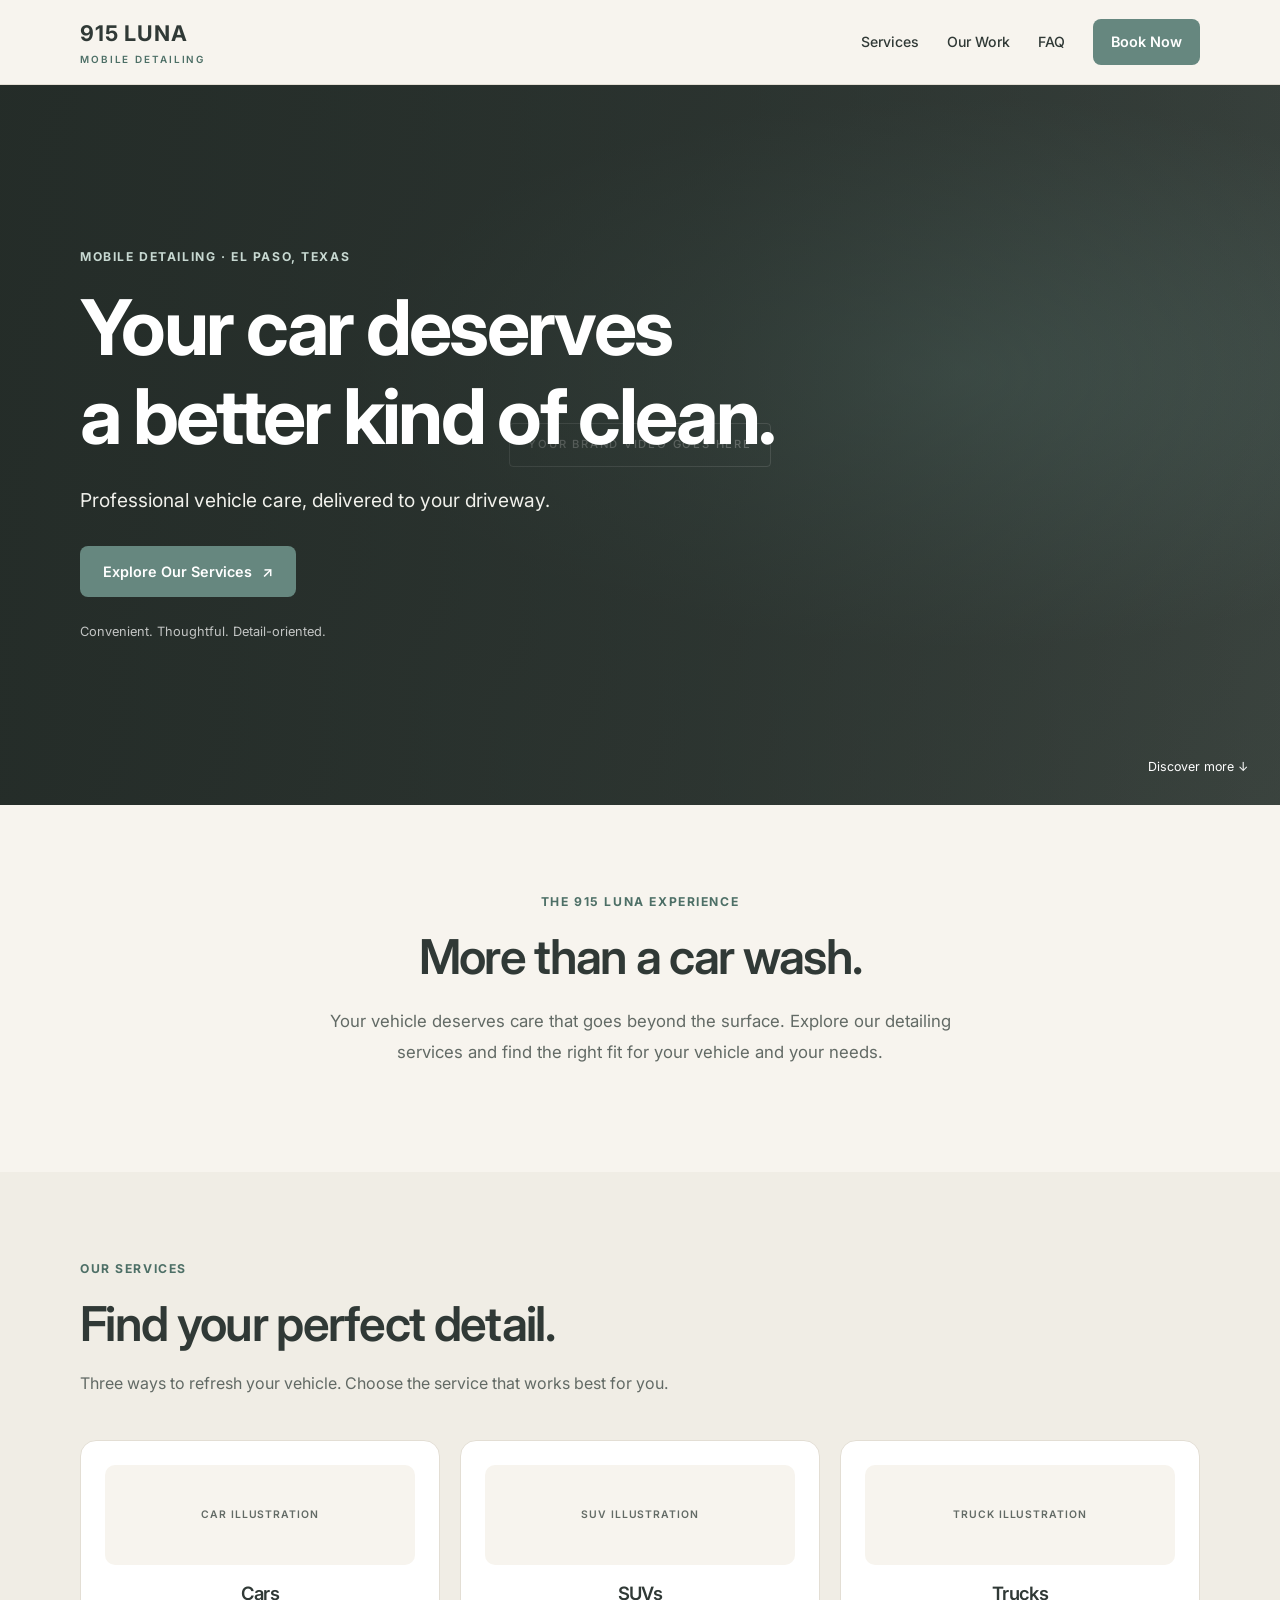
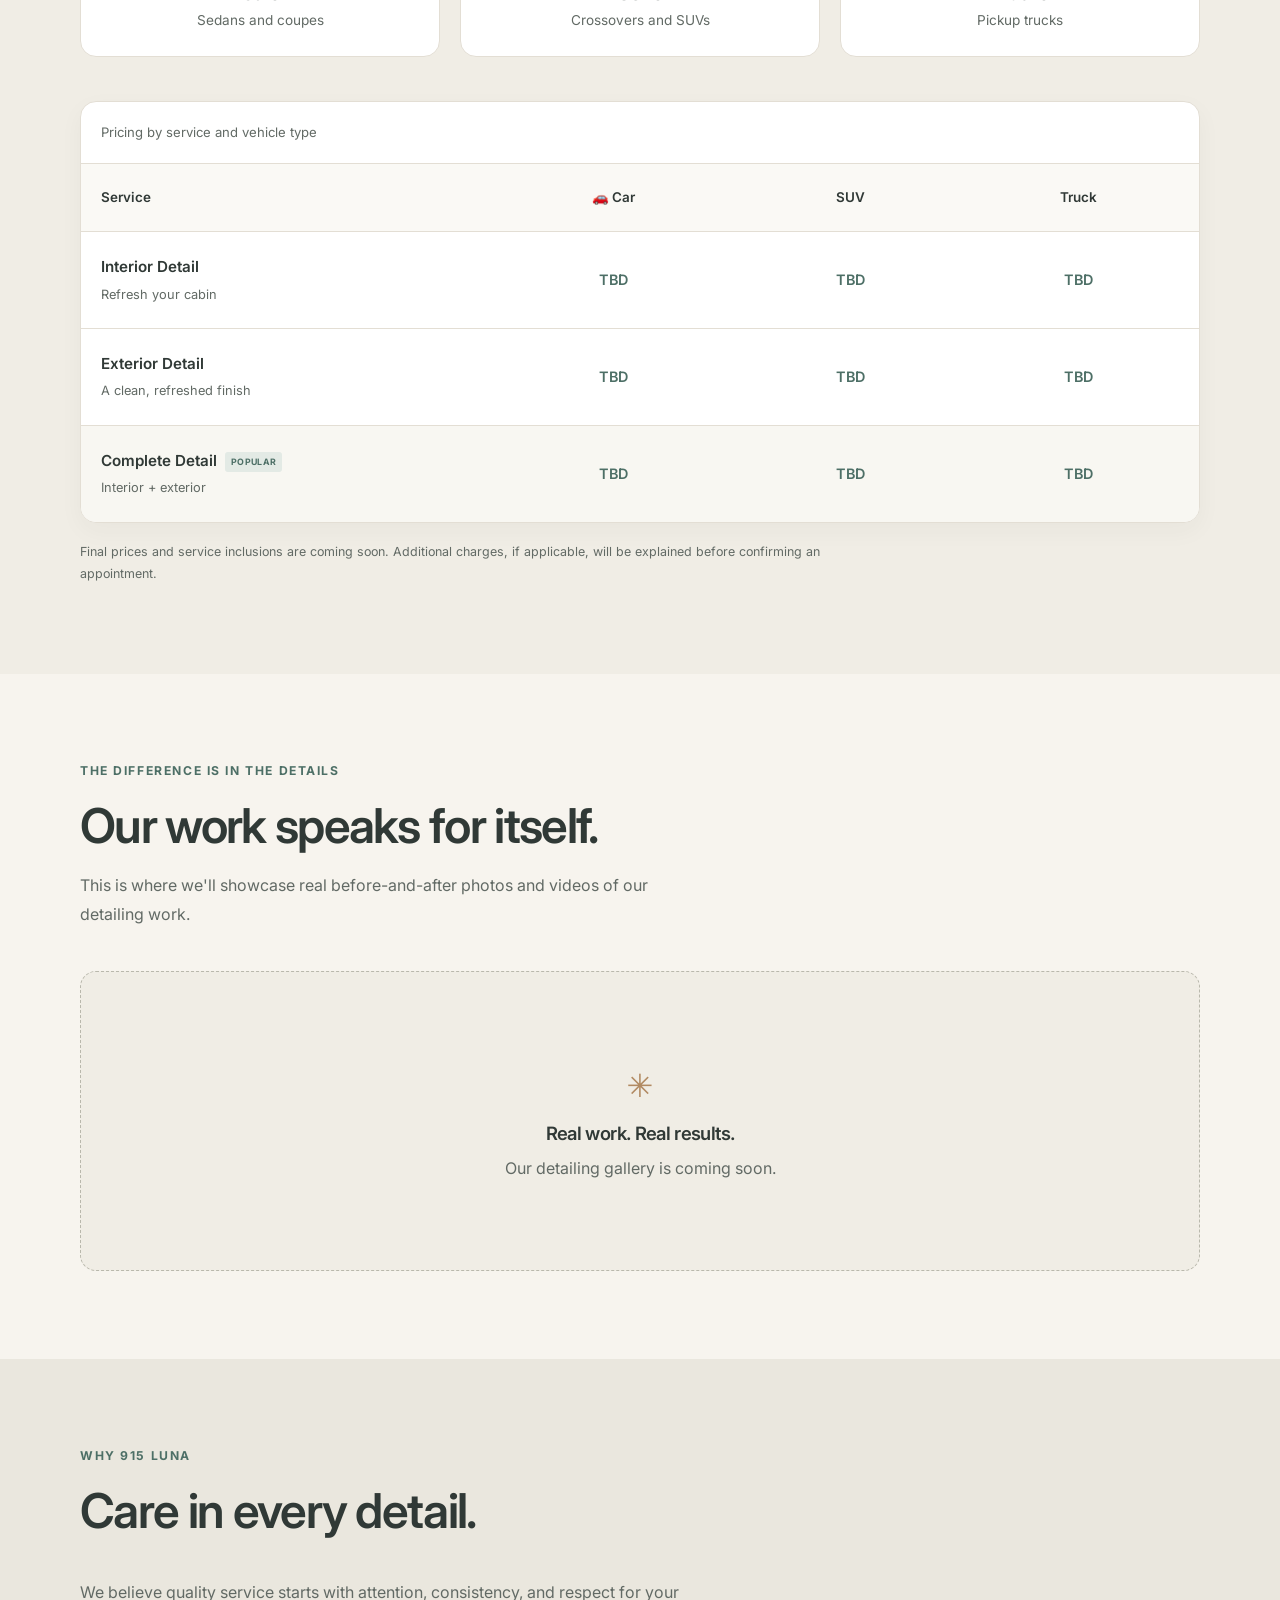
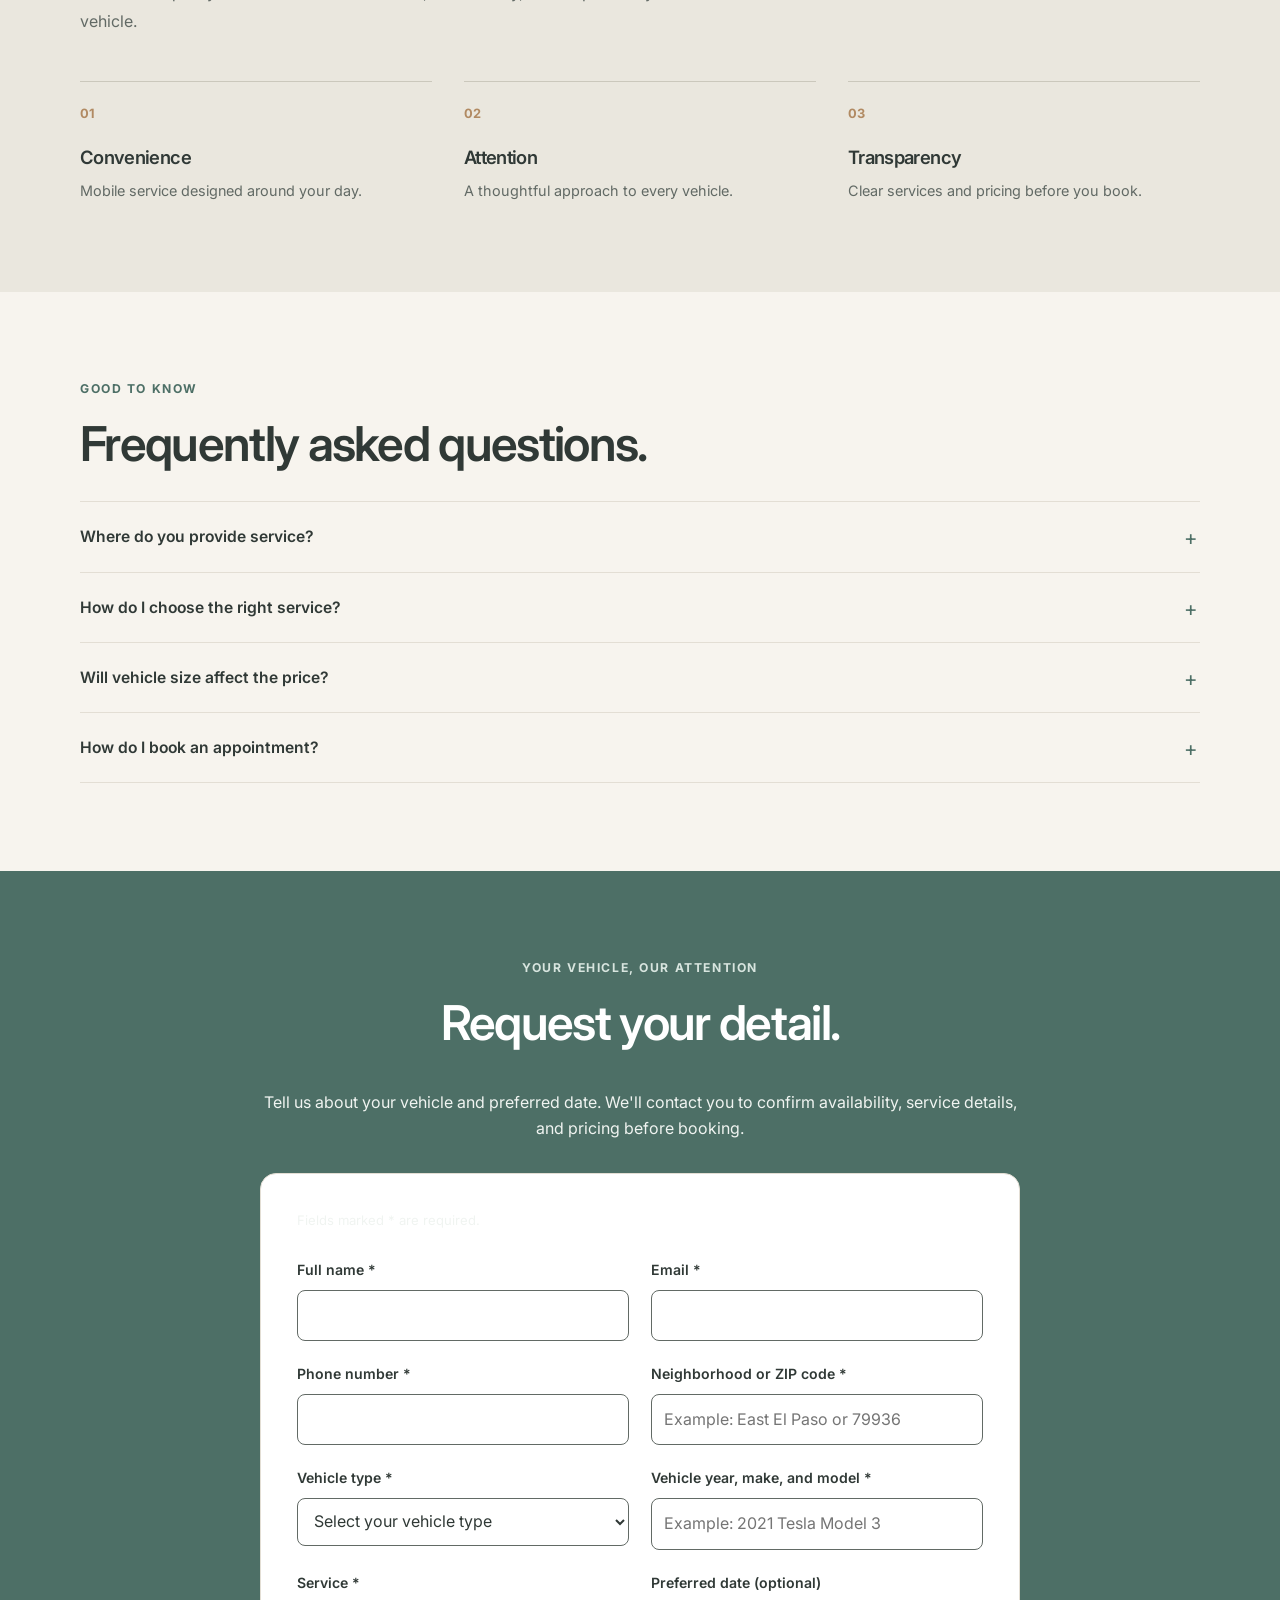
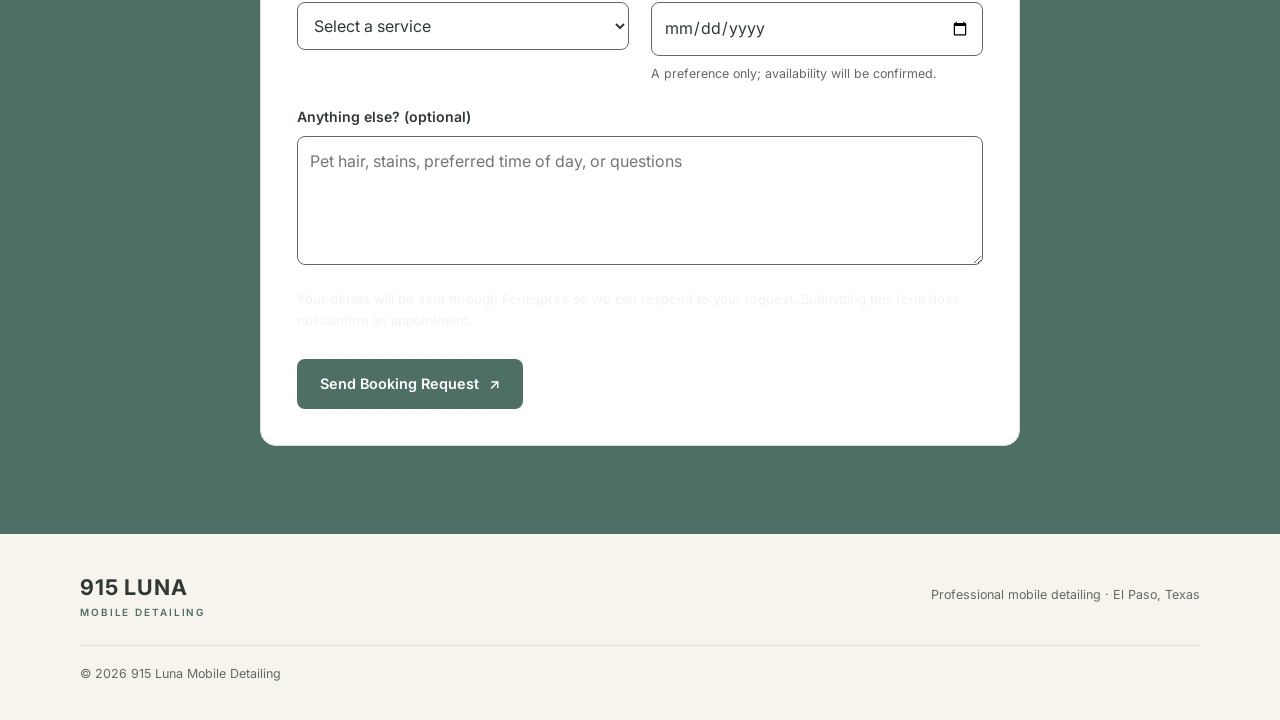
<file: index.html>
<!DOCTYPE html>
<html lang="en">
<head>
  <meta charset="UTF-8">
  <meta name="viewport" content="width=device-width, initial-scale=1.0">

  <meta
    name="description"
    content="Professional mobile car detailing in El Paso, Texas. Quality vehicle care brought to you."
  >

  <meta name="theme-color" content="#F7F4EE">
  <title>915 Luna Mobile Detailing | El Paso, TX</title>

  <!-- Inter font -->
  <link rel="preconnect" href="https://fonts.googleapis.com">
  <link rel="preconnect" href="https://fonts.gstatic.com" crossorigin>
  <link
    href="https://fonts.googleapis.com/css2?family=Inter:wght@400;500;600;700&display=swap"
    rel="stylesheet"
  >

  <!-- Our stylesheet -->
  <link rel="stylesheet" href="styles.css">

</head>

<body>

  <!-- NAVIGATION -->
  <header class="site-header">
    <nav class="container nav" aria-label="Main navigation">

      <a class="brand" href="#home" aria-label="915 Luna home">
        <span class="brand-name">915 LUNA</span>
        <span class="brand-subtitle">MOBILE DETAILING</span>
      </a>

      <div class="nav-links">
        <a href="#services">Services</a>
        <a href="#our-work">Our Work</a>
        <a href="#faq">FAQ</a>
        <a class="button button-small" href="#booking">Book Now</a>
      </div>

    </nav>
  </header>


  <main>

    <!-- HERO: VIDEO BACKGROUND -->
    <section class="hero" id="home">

      <!--
        Later, place your video in an images folder.
        Replace the placeholder below with a video element.
      -->

      <div class="hero-placeholder" aria-hidden="true">
        <span class="video-label">YOUR BRAND VIDEO GOES HERE</span>
      </div>

      <div class="hero-overlay"></div>

      <div class="hero-content container">

        <p class="eyebrow hero-eyebrow">
          MOBILE DETAILING · EL PASO, TEXAS
        </p>

        <h1>
          Your car deserves<br>
          a better kind of clean.
        </h1>

        <p class="hero-description">
          Professional vehicle care, delivered to your driveway.
        </p>

        <a class="button" href="#services">
          Explore Our Services
          <span aria-hidden="true">↗</span>
        </a>

        <p class="hero-note">
          Convenient. Thoughtful. Detail-oriented.
        </p>

      </div>

      <a class="scroll-cue" href="#services">
        Discover more <span aria-hidden="true">↓</span>
      </a>

    </section>


    <!-- INTRODUCTION -->
    <section class="intro section container">

      <p class="eyebrow">THE 915 LUNA EXPERIENCE</p>

      <h2>More than a car wash.</h2>

      <p class="intro-copy">
        Your vehicle deserves care that goes beyond the surface.
        Explore our detailing services and find the right fit for
        your vehicle and your needs.
      </p>

    </section>


    <!-- SERVICES AND PRICING -->
    <section class="services section" id="services">

      <div class="container">

        <div class="section-heading">
          <p class="eyebrow">OUR SERVICES</p>
          <h2>Find your perfect detail.</h2>
          <p>
            Three ways to refresh your vehicle. Choose the service
            that works best for you.
          </p>
        </div>


        <!-- VEHICLE CATEGORIES -->
        <div class="vehicle-grid">

          <article class="vehicle-card">
            <div class="vehicle-art">
              <span>CAR ILLUSTRATION</span>
            </div>
            <h3>Cars</h3>
            <p>Sedans and coupes</p>
          </article>

          <article class="vehicle-card">
            <div class="vehicle-art">
              <span>SUV ILLUSTRATION</span>
            </div>
            <h3>SUVs</h3>
            <p>Crossovers and SUVs</p>
          </article>

          <article class="vehicle-card">
            <div class="vehicle-art">
              <span>TRUCK ILLUSTRATION</span>
            </div>
            <h3>Trucks</h3>
            <p>Pickup trucks</p>
          </article>

        </div>


        <!-- PRICING MATRIX -->
        <div class="pricing-wrapper">

          <table class="pricing-table">

            <caption>
              Pricing by service and vehicle type
            </caption>

            <thead>
              <tr>
                <th scope="col">Service</th>
                <th scope="col">🚗 Car</th>
                <th scope="col">SUV</th>
                <th scope="col">Truck</th>
              </tr>
            </thead>

            <tbody>

              <tr>
                <th scope="row">
                  <span class="service-name">Interior Detail</span>
                  <span class="service-description">
                    Refresh your cabin
                  </span>
                </th>
                <td><span class="price-placeholder">TBD</span></td>
                <td><span class="price-placeholder">TBD</span></td>
                <td><span class="price-placeholder">TBD</span></td>
              </tr>

              <tr>
                <th scope="row">
                  <span class="service-name">Exterior Detail</span>
                  <span class="service-description">
                    A clean, refreshed finish
                  </span>
                </th>
                <td><span class="price-placeholder">TBD</span></td>
                <td><span class="price-placeholder">TBD</span></td>
                <td><span class="price-placeholder">TBD</span></td>
              </tr>

              <tr class="complete-row">
                <th scope="row">
                  <span class="service-name">Complete Detail</span>
                  <span class="service-description">
                    Interior + exterior
                  </span>
                </th>
                <td><span class="price-placeholder">TBD</span></td>
                <td><span class="price-placeholder">TBD</span></td>
                <td><span class="price-placeholder">TBD</span></td>
              </tr>

            </tbody>

          </table>

        </div>

        <p class="pricing-note">
          Final prices and service inclusions are coming soon.
          Additional charges, if applicable, will be explained
          before confirming an appointment.
        </p>

      </div>

    </section>


    <!-- OUR WORK -->
    <section class="work section container" id="our-work">

      <div class="section-heading">
        <p class="eyebrow">THE DIFFERENCE IS IN THE DETAILS</p>
        <h2>Our work speaks for itself.</h2>
        <p>
          This is where we'll showcase real before-and-after
          photos and videos of our detailing work.
        </p>
      </div>

      <div class="work-placeholder">
        <div>
          <span class="work-icon" aria-hidden="true">✳</span>
          <h3>Real work. Real results.</h3>
          <p>Our detailing gallery is coming soon.</p>
        </div>
      </div>

    </section>


    <!-- WHY US -->
    <section class="why-us section">

      <div class="container why-us-content">

        <p class="eyebrow">WHY 915 LUNA</p>

        <h2>Care in every detail.</h2>

        <p>
          We believe quality service starts with attention,
          consistency, and respect for your vehicle.
        </p>

        <div class="values-grid">

          <div class="value-item">
            <span class="value-number">01</span>
            <h3>Convenience</h3>
            <p>Mobile service designed around your day.</p>
          </div>

          <div class="value-item">
            <span class="value-number">02</span>
            <h3>Attention</h3>
            <p>A thoughtful approach to every vehicle.</p>
          </div>

          <div class="value-item">
            <span class="value-number">03</span>
            <h3>Transparency</h3>
            <p>Clear services and pricing before you book.</p>
          </div>

        </div>

      </div>

    </section>


    <!-- FAQ -->
    <section class="faq section container" id="faq">

      <div class="section-heading">
        <p class="eyebrow">GOOD TO KNOW</p>
        <h2>Frequently asked questions.</h2>
      </div>

      <details>
        <summary>Where do you provide service?</summary>
        <p>
          We plan to offer mobile detailing in El Paso, Texas.
          Exact service-area availability will be confirmed when booking.
        </p>
      </details>

      <details>
        <summary>How do I choose the right service?</summary>
        <p>
          Interior Detail focuses on the cabin, Exterior Detail
          focuses on the outside, and Complete Detail combines both.
          Final inclusions will be listed with each service.
        </p>
      </details>

      <details>
        <summary>Will vehicle size affect the price?</summary>
        <p>
          Yes. Pricing will vary by vehicle category. Any additional
          charges for unusually heavy soil, stains, or pet hair will
          be explained before the appointment is confirmed.
        </p>
      </details>

      <details>
        <summary>How do I book an appointment?</summary>
        <p>
          Use our <a href="#booking">booking request form</a> to share your vehicle,
          service, and preferred date. We will contact you to confirm availability
          and pricing. Your appointment is confirmed only after we agree on the details.
        </p>
      </details>

    </section>


    <!-- BOOKING REQUEST: the browser sends named fields directly to Formspree. -->
    <section class="booking section" id="booking" aria-labelledby="booking-title">
      <div class="container booking-content">
        <p class="eyebrow">YOUR VEHICLE, OUR ATTENTION</p>
        <h2 id="booking-title">Request your detail.</h2>
        <p id="booking-help">
          Tell us about your vehicle and preferred date. We'll contact you to
          confirm availability, service details, and pricing before booking.
        </p>

        <form class="booking-form" action="https://formspree.io/f/mnpjlzwl"
              method="POST" aria-describedby="booking-help booking-privacy">
          <p class="booking-form-note">Fields marked * are required.</p>
          <div class="booking-fields">
            <div class="booking-field">
              <label for="booking-name">Full name *</label>
              <input id="booking-name" name="name" type="text"
                     autocomplete="name" maxlength="100" required>
            </div>
            <div class="booking-field">
              <label for="booking-email">Email *</label>
              <input id="booking-email" name="email" type="email"
                     autocomplete="email" maxlength="254" required>
            </div>
            <div class="booking-field">
              <label for="booking-phone">Phone number *</label>
              <input id="booking-phone" name="phone" type="tel"
                     autocomplete="tel" maxlength="30" required>
            </div>
            <div class="booking-field">
              <label for="booking-area">Neighborhood or ZIP code *</label>
              <input id="booking-area" name="service_area" type="text"
                     placeholder="Example: East El Paso or 79936" maxlength="100" required>
            </div>
            <div class="booking-field">
              <label for="booking-vehicle-type">Vehicle type *</label>
              <select id="booking-vehicle-type" name="vehicle_type" required>
                <option value="" disabled selected>Select your vehicle type</option>
                <option value="Car">Car</option>
                <option value="SUV">SUV</option>
                <option value="Truck">Truck</option>
              </select>
            </div>
            <div class="booking-field">
              <label for="booking-vehicle">Vehicle year, make, and model *</label>
              <input id="booking-vehicle" name="vehicle" type="text"
                     placeholder="Example: 2021 Tesla Model 3" maxlength="150" required>
            </div>
            <div class="booking-field">
              <label for="booking-service">Service *</label>
              <select id="booking-service" name="service" required>
                <option value="" disabled selected>Select a service</option>
                <option value="Interior Detail">Interior Detail</option>
                <option value="Exterior Detail">Exterior Detail</option>
                <option value="Complete Detail">Complete Detail</option>
                <option value="Help me choose">Help me choose</option>
              </select>
            </div>
            <div class="booking-field">
              <label for="booking-date">Preferred date (optional)</label>
              <input id="booking-date" name="preferred_date" type="date"
                     aria-describedby="booking-date-help">
              <small id="booking-date-help">A preference only; availability will be confirmed.</small>
            </div>
            <div class="booking-field booking-field-wide">
              <label for="booking-message">Anything else? (optional)</label>
              <textarea id="booking-message" name="message" rows="4" maxlength="2000"
                        placeholder="Pet hair, stains, preferred time of day, or questions"></textarea>
            </div>
          </div>
          <p id="booking-privacy" class="booking-form-note">
            Your details will be sent through Formspree so we can respond to your
            request. Submitting this form does not confirm an appointment.
          </p>
          <button class="button" type="submit">Send Booking Request <span aria-hidden="true">↗</span></button>
        </form>
      </div>
    </section>

  </main>


  <!-- FOOTER -->
  <footer class="site-footer">

    <div class="container footer-content">

      <a class="brand footer-brand" href="#home">
        <span class="brand-name">915 LUNA</span>
        <span class="brand-subtitle">MOBILE DETAILING</span>
      </a>

      <p>Professional mobile detailing · El Paso, Texas</p>

      <p class="copyright">
        © <span id="current-year">2026</span> 915 Luna Mobile Detailing
      </p>

    </div>

  </footer>

</body>
</html>
</file>
<file: styles.css>
/* ========================================
   915 LUNA MOBILE DETAILING
   Brand design system
======================================== */

:root {
  --color-background: #F7F4EE;
  --color-surface: #FFFFFF;
  --color-text: #303936;
  --color-muted: #626A65;
  --color-teal: #66877F;
  --color-teal-dark: #4D6F66;
  --color-bronze: #B18A62;
  --color-border: #E3DED4;

  --font-main: "Inter", "Segoe UI", system-ui, sans-serif;

  --radius-card: 16px;
  --radius-button: 8px;
  --content-width: 1120px;
}


/* RESET AND GLOBAL STYLES */

* {
  box-sizing: border-box;
}

html {
  scroll-behavior: smooth;
  scroll-padding-top: 90px;
}

body {
  margin: 0;
  background: var(--color-background);
  color: var(--color-text);
  font-family: var(--font-main);
  line-height: 1.6;
  -webkit-font-smoothing: antialiased;
}

img,
video {
  display: block;
  max-width: 100%;
}

a {
  color: inherit;
  text-decoration: none;
}

button,
a {
  -webkit-tap-highlight-color: transparent;
}

.container {
  width: min(100% - 40px, var(--content-width));
  margin-inline: auto;
}

.section {
  padding-block: 88px;
}

h1,
h2,
h3,
p {
  margin-top: 0;
}

h1,
h2,
h3 {
  line-height: 1.15;
  letter-spacing: -0.035em;
}

h1 {
  font-size: clamp(2.5rem, 6vw, 5rem);
  font-weight: 700;
}

h2 {
  font-size: clamp(2rem, 4vw, 3rem);
  font-weight: 600;
}

h3 {
  font-size: 1.15rem;
  font-weight: 600;
}

p {
  color: var(--color-muted);
}


/* BUTTONS */

.button {
  display: inline-flex;
  align-items: center;
  justify-content: center;
  gap: 10px;
  min-height: 50px;
  padding: 13px 22px;
  border: 1px solid transparent;
  border-radius: var(--radius-button);
  background: var(--color-teal);
  color: #FFFFFF;
  font-size: 0.9rem;
  font-weight: 600;
  transition: background 180ms ease, transform 180ms ease;
}

.button:hover {
  background: var(--color-teal-dark);
  transform: translateY(-1px);
}

.button:focus-visible,
a:focus-visible,
summary:focus-visible {
  outline: 3px solid var(--color-bronze);
  outline-offset: 4px;
}

.button-small {
  min-height: 42px;
  padding: 10px 17px;
}


/* EYEBROWS */

.eyebrow {
  margin-bottom: 18px;
  color: var(--color-teal-dark);
  font-size: 0.76rem;
  font-weight: 700;
  letter-spacing: 0.13em;
  line-height: 1.5;
}


/* NAVIGATION */

.site-header {
  position: relative;
  z-index: 10;
  background: var(--color-background);
  border-bottom: 1px solid var(--color-border);
}

.nav {
  display: flex;
  min-height: 84px;
  align-items: center;
  justify-content: space-between;
  gap: 24px;
}

.brand {
  display: inline-flex;
  flex-direction: column;
  gap: 1px;
  flex-shrink: 0;
}

.brand-name {
  color: var(--color-text);
  font-size: 1.35rem;
  font-weight: 700;
  letter-spacing: 0.04em;
}

.brand-subtitle {
  color: var(--color-teal-dark);
  font-size: 0.62rem;
  font-weight: 600;
  letter-spacing: 0.19em;
}

.nav-links {
  display: flex;
  align-items: center;
  gap: 28px;
}

.nav-links > a:not(.button) {
  color: var(--color-text);
  font-size: 0.88rem;
  font-weight: 500;
  transition: color 180ms ease;
}

.nav-links > a:not(.button):hover {
  color: var(--color-teal-dark);
}


/* HERO */

.hero {
  position: relative;
  display: flex;
  min-height: min(720px, 82vh);
  align-items: center;
  overflow: hidden;
  background: #303936;
  color: #FFFFFF;
}

.hero-placeholder {
  position: absolute;
  inset: 0;
  display: grid;
  place-items: center;
  background:
    radial-gradient(
      ellipse at 75% 40%,
      rgba(102, 135, 127, 0.42),
      transparent 45%
    ),
    linear-gradient(125deg, #303936, #414A45);
}

.video-label {
  padding: 12px 18px;
  border: 1px solid rgba(255, 255, 255, 0.3);
  border-radius: 4px;
  color: rgba(255, 255, 255, 0.65);
  font-size: 0.7rem;
  font-weight: 500;
  letter-spacing: 0.16em;
}

.hero-overlay {
  position: absolute;
  inset: 0;
  background: linear-gradient(
    90deg,
    rgba(35, 43, 39, 0.9) 0%,
    rgba(35, 43, 39, 0.62) 55%,
    rgba(35, 43, 39, 0.22) 100%
  );
}

.hero-content {
  position: relative;
  z-index: 1;
  padding-block: 100px;
}

.hero-eyebrow {
  color: #C7D8D1;
}

.hero h1 {
  max-width: 800px;
  margin-bottom: 24px;
  color: #FFFFFF;
}

.hero-description {
  max-width: 520px;
  margin-bottom: 30px;
  color: #F0F0EB;
  font-size: clamp(1rem, 2vw, 1.2rem);
}

.hero-note {
  margin-top: 25px;
  margin-bottom: 0;
  color: rgba(255, 255, 255, 0.72);
  font-size: 0.8rem;
}

.scroll-cue {
  position: absolute;
  right: 32px;
  bottom: 28px;
  z-index: 1;
  color: #FFFFFF;
  font-size: 0.78rem;
}


/* INTRODUCTION */

.intro {
  max-width: 850px;
  text-align: center;
}

.intro h2 {
  margin-bottom: 22px;
}

.intro-copy {
  max-width: 650px;
  margin-inline: auto;
  font-size: 1.05rem;
  line-height: 1.8;
}


/* SECTION HEADINGS */

.section-heading {
  max-width: 720px;
  margin-bottom: 42px;
}

.section-heading h2 {
  margin-bottom: 18px;
}

.section-heading > p:last-child {
  max-width: 600px;
  line-height: 1.8;
}


/* SERVICES */

.services {
  background: #F0EDE5;
}

.vehicle-grid {
  display: grid;
  grid-template-columns: repeat(3, minmax(0, 1fr));
  gap: 20px;
  margin-bottom: 44px;
}

.vehicle-card {
  padding: 24px;
  border: 1px solid var(--color-border);
  border-radius: var(--radius-card);
  background: var(--color-surface);
  text-align: center;
}

.vehicle-art {
  display: grid;
  min-height: 100px;
  place-items: center;
  margin-bottom: 18px;
  border-radius: 10px;
  background: #F7F4EE;
}

.vehicle-art span {
  color: var(--color-muted);
  font-size: 0.65rem;
  font-weight: 600;
  letter-spacing: 0.09em;
}

.vehicle-card h3 {
  margin-bottom: 6px;
}

.vehicle-card p {
  margin-bottom: 0;
  font-size: 0.85rem;
}


/* PRICING TABLE */

.pricing-wrapper {
  overflow-x: auto;
  border: 1px solid var(--color-border);
  border-radius: var(--radius-card);
  background: var(--color-surface);
  box-shadow: 0 8px 24px rgba(48, 57, 54, 0.04);
}

.pricing-table {
  width: 100%;
  border-collapse: collapse;
  text-align: center;
}

.pricing-table caption {
  padding: 20px;
  color: var(--color-muted);
  font-size: 0.82rem;
  text-align: left;
}

.pricing-table th,
.pricing-table td {
  padding: 23px 20px;
  border-top: 1px solid var(--color-border);
}

.pricing-table thead th {
  background: #FAF9F5;
  color: var(--color-text);
  font-size: 0.84rem;
  font-weight: 600;
}

.pricing-table thead th:first-child {
  width: 36%;
  text-align: left;
}

.pricing-table tbody th {
  min-width: 220px;
  text-align: left;
  font-weight: 400;
}

.service-name,
.service-description {
  display: block;
}

.service-name {
  margin-bottom: 5px;
  color: var(--color-text);
  font-size: 0.95rem;
  font-weight: 600;
}

.service-description {
  color: var(--color-muted);
  font-size: 0.8rem;
  font-weight: 400;
}

.price-placeholder {
  color: var(--color-teal-dark);
  font-size: 0.9rem;
  font-weight: 600;
}

.complete-row {
  background: #F8F7F2;
}

.complete-row .service-name::after {
  content: "POPULAR";
  display: inline-block;
  margin-left: 8px;
  padding: 3px 6px;
  border-radius: 3px;
  background: #E3EAE5;
  color: var(--color-teal-dark);
  font-size: 0.55rem;
  font-weight: 700;
  letter-spacing: 0.04em;
  vertical-align: middle;
}

.pricing-note {
  max-width: 760px;
  margin: 18px 0 0;
  font-size: 0.78rem;
  line-height: 1.8;
}


/* OUR WORK */

.work-placeholder {
  display: grid;
  min-height: 300px;
  place-items: center;
  padding: 40px;
  border: 1px dashed #B9B8AC;
  border-radius: var(--radius-card);
  background: #F0EDE5;
  text-align: center;
}

.work-placeholder > div {
  max-width: 420px;
}

.work-icon {
  display: inline-block;
  margin-bottom: 12px;
  color: var(--color-bronze);
  font-size: 2rem;
}

.work-placeholder h3 {
  margin-bottom: 12px;
}

.work-placeholder p {
  margin-bottom: 0;
}


/* WHY 915 LUNA */

.why-us {
  background: #EAE7DE;
}

.why-us-content > p:not(.eyebrow) {
  max-width: 600px;
  line-height: 1.8;
}

.values-grid {
  display: grid;
  grid-template-columns: repeat(3, minmax(0, 1fr));
  gap: 32px;
  margin-top: 46px;
}

.value-item {
  padding-top: 22px;
  border-top: 1px solid #CBC8BC;
}

.value-number {
  display: block;
  margin-bottom: 22px;
  color: var(--color-bronze);
  font-size: 0.8rem;
  font-weight: 700;
}

.value-item h3 {
  margin-bottom: 10px;
}

.value-item p {
  margin-bottom: 0;
  font-size: 0.9rem;
  line-height: 1.8;
}


/* FAQ */

.faq .section-heading {
  margin-bottom: 30px;
}

.faq details {
  padding: 22px 0;
  border-bottom: 1px solid var(--color-border);
}

.faq details:first-of-type {
  border-top: 1px solid var(--color-border);
}

.faq summary {
  position: relative;
  padding-right: 28px;
  color: var(--color-text);
  cursor: pointer;
  font-size: 0.98rem;
  font-weight: 600;
  list-style: none;
}

.faq summary::-webkit-details-marker {
  display: none;
}

.faq summary::after {
  content: "+";
  position: absolute;
  top: -3px;
  right: 2px;
  color: var(--color-teal-dark);
  font-size: 1.3rem;
  font-weight: 400;
}

.faq details[open] summary::after {
  content: "−";
}

.faq details p {
  max-width: 700px;
  margin: 16px 0 0;
  font-size: 0.9rem;
  line-height: 1.8;
}


/* BOOKING */

.booking {
  background: var(--color-teal-dark);
  text-align: center;
}

.booking-content {
  max-width: 760px;
}

.booking .eyebrow {
  color: #D8E5DF;
}

.booking h2 {
  color: #FFFFFF;
}

.booking p:not(.eyebrow) {
  margin-bottom: 28px;
  color: #F0F4F1;
}

.booking .button {
  background: var(--color-background);
  color: var(--color-text);
}

.booking .button:hover {
  background: #FFFFFF;
}


/* FOOTER */

.site-footer {
  padding-block: 36px;
  background: var(--color-background);
}

.footer-content {
  display: flex;
  flex-wrap: wrap;
  align-items: center;
  justify-content: space-between;
  gap: 24px;
}

.footer-content > p {
  margin-bottom: 0;
  font-size: 0.78rem;
}

.copyright {
  width: 100%;
  padding-top: 18px;
  border-top: 1px solid var(--color-border);
}


/* TABLET AND MOBILE */

@media (max-width: 760px) {

  .section {
    padding-block: 64px;
  }

  .nav {
    min-height: 76px;
    gap: 14px;
  }

  .nav-links {
    gap: 14px;
  }

  .nav-links > a:not(.button) {
    display: none;
  }

  .hero {
    min-height: 650px;
    min-height: 78svh;
  }

  .hero-content {
    padding-block: 80px;
  }

  .hero h1 {
    font-size: clamp(2.5rem, 9vw, 4rem);
  }

  .scroll-cue {
    right: 20px;
    bottom: 20px;
  }

  .vehicle-grid {
    gap: 12px;
  }

  .vehicle-card {
    padding: 16px 8px;
  }

  .vehicle-art {
    min-height: 76px;
  }

  .vehicle-art span {
    font-size: 0.52rem;
  }

  .vehicle-card h3 {
    font-size: 0.98rem;
  }

  .vehicle-card p {
    font-size: 0.72rem;
  }

  .pricing-table {
    min-width: 570px;
  }

  .values-grid {
    gap: 20px;
  }

  .footer-content {
    align-items: flex-start;
    flex-direction: column;
  }
}


@media (max-width: 480px) {

  .container {
    width: min(100% - 32px, var(--content-width));
  }

  .brand-name {
    font-size: 1.15rem;
  }

  .brand-subtitle {
    font-size: 0.55rem;
  }

  .nav {
    min-height: 70px;
  }

  .button-small {
    min-height: 40px;
    padding: 9px 12px;
    font-size: 0.8rem;
  }

  .hero {
    min-height: 620px;
    min-height: 78svh;
  }

  .hero h1 {
    font-size: clamp(2.35rem, 10vw, 3.2rem);
  }

  .hero-description {
    font-size: 1rem;
  }

  .intro-copy {
    font-size: 0.95rem;
  }

  .vehicle-grid {
    gap: 8px;
  }

  .vehicle-card {
    padding: 12px 5px;
  }

  .vehicle-art {
    min-height: 65px;
  }

  .vehicle-art span {
    font-size: 0.45rem;
    letter-spacing: 0;
  }

  .values-grid {
    grid-template-columns: 1fr;
    gap: 28px;
  }

  .value-number {
    margin-bottom: 12px;
  }

  .work-placeholder {
    min-height: 250px;
    padding: 24px;
  }

  .pricing-table th,
  .pricing-table td {
    padding: 18px 14px;
  }
}


/* ACCESSIBILITY: REDUCED MOTION */

@media (prefers-reduced-motion: reduce) {
  html {
    scroll-behavior: auto;
  }

  *,
  *::before,
  *::after {
    transition-duration: 0.01ms !important;
  }
}


/* BOOKING REQUEST FORM */
.booking-form {
  margin-top: 32px;
  padding: clamp(20px, 4vw, 36px);
  border: 1px solid var(--color-border);
  border-radius: var(--radius-card);
  background: var(--color-surface);
  color: var(--color-text);
  text-align: left;
}
.booking-fields {
  display: grid;
  grid-template-columns: repeat(2, minmax(0, 1fr));
  gap: 22px;
}
.booking-field { min-width: 0; }
.booking-field-wide { grid-column: 1 / -1; }
.booking-field label {
  display: block;
  margin-bottom: 8px;
  font-size: 0.88rem;
  font-weight: 600;
}
.booking-field input,
.booking-field select,
.booking-field textarea {
  display: block;
  width: 100%;
  min-height: 48px;
  padding: 12px;
  border: 1px solid var(--color-muted);
  border-radius: var(--radius-button);
  background: var(--color-surface);
  color: var(--color-text);
  font: inherit;
  font-size: 1rem;
}
.booking-field textarea { resize: vertical; }
.booking-field input:focus-visible,
.booking-field select:focus-visible,
.booking-field textarea:focus-visible {
  outline: 3px solid var(--color-teal-dark);
  outline-offset: 3px;
}
.booking-field small {
  display: block;
  margin-top: 8px;
  color: var(--color-muted);
  font-size: 0.78rem;
}
.booking .booking-form-note {
  margin: 0 0 24px;
  color: var(--color-muted);
  font-size: 0.82rem;
}
.booking #booking-privacy { margin-top: 24px; }
.booking-form .button {
  background: var(--color-teal-dark);
  color: #FFFFFF;
  cursor: pointer;
  font-family: inherit;
}
.booking-form .button:hover { background: var(--color-text); }
.faq details a { text-decoration: underline; }
@media (max-width: 600px) {
  .booking-fields { grid-template-columns: 1fr; }
  .booking-form .button { width: 100%; }
}
</file>
